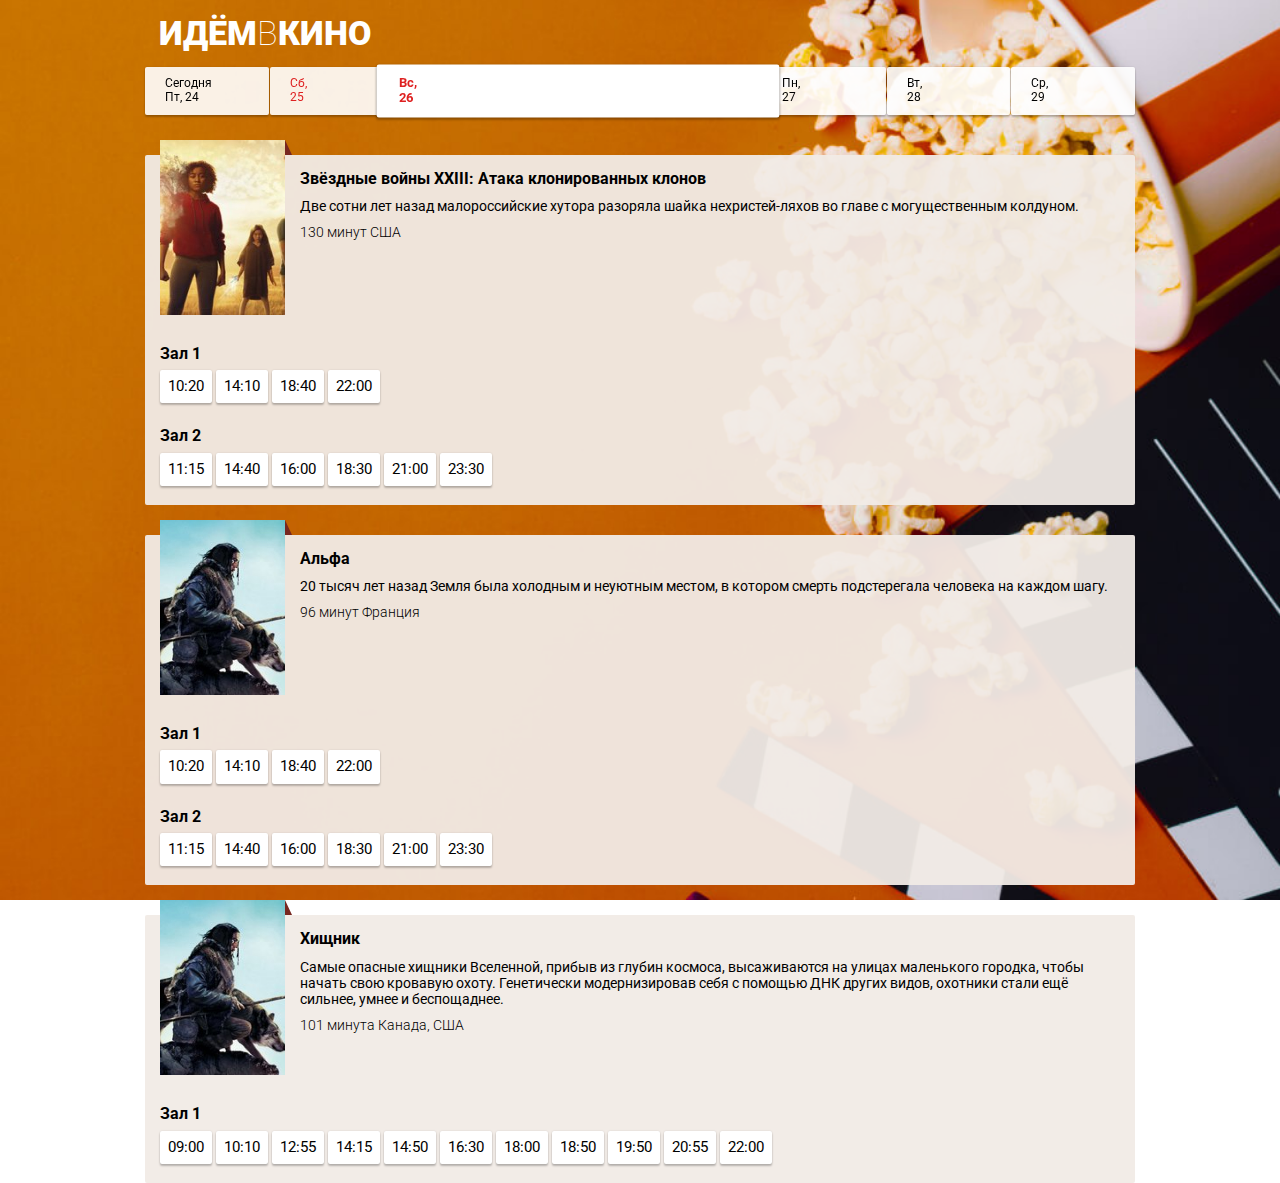
<file: client/index.html>
<!DOCTYPE html>
<html lang="ru">

<head>
  <meta charset="UTF-8">
  <meta name="viewport" content="width=device-width, initial-scale=1.0">
  <meta http-equiv="X-UA-Compatible" content="ie=edge">
  <title>ИдёмВКино</title>
  <link rel="stylesheet" href="css/normalize.css">
  <link rel="stylesheet" href="css/styles.css">
  <link href="https://fonts.googleapis.com/css?family=Roboto:100,300,400,500,700,900&amp;subset=cyrillic,cyrillic-ext,latin-ext" rel="stylesheet">
</head>

<body>
  <header class="page-header">
    <h1 class="page-header__title">Идём<span>в</span>кино</h1>
  </header>
  
  <nav class="page-nav">
    <a class="page-nav__day page-nav__day_today" href="#">
      <span class="page-nav__day-week">Пн</span><span class="page-nav__day-number">31</span>
    </a>
    <a class="page-nav__day" href="#">
      <span class="page-nav__day-week">Вт</span><span class="page-nav__day-number">1</span>
    </a>
    <a class="page-nav__day page-nav__day_chosen" href="#">
      <span class="page-nav__day-week">Ср</span><span class="page-nav__day-number">2</span>
    </a>
    <a class="page-nav__day" href="#">
      <span class="page-nav__day-week">Чт</span><span class="page-nav__day-number">3</span>
    </a>
    <a class="page-nav__day" href="#">
      <span class="page-nav__day-week">Пт</span><span class="page-nav__day-number">4</span>
    </a>
    <a class="page-nav__day page-nav__day_weekend" href="#">
      <span class="page-nav__day-week">Сб</span><span class="page-nav__day-number">5</span>
    </a>
  </nav>
  
  <main>
    <section class="movie">
      <div class="movie__info">
        <div class="movie__poster">
          <img class="movie__poster-image" alt="Звёздные войны постер" src="i/poster1.jpg">
        </div>
        <div class="movie__description">
          <h2 class="movie__title">Звёздные войны XXIII: Атака клонированных клонов</h2>
          <p class="movie__synopsis">Две сотни лет назад малороссийские хутора разоряла шайка нехристей-ляхов во главе с могущественным колдуном.</p>
          <p class="movie__data">
            <span class="movie__data-duration">130 минут</span>
            <span class="movie__data-origin">США</span>
          </p>
        </div>
      </div>  
  
      <div class="movie-seances__hall">
        <h3 class="movie-seances__hall-title">Зал 1</h3>
        <ul class="movie-seances__list">
          <li class="movie-seances__time-block"><a class="movie-seances__time" href="hall.html">10:20</a></li>
          <li class="movie-seances__time-block"><a class="movie-seances__time" href="hall.html">14:10</a></li>
          <li class="movie-seances__time-block"><a class="movie-seances__time" href="hall.html">18:40</a></li>
          <li class="movie-seances__time-block"><a class="movie-seances__time" href="hall.html">22:00</a></li>
        </ul>
      </div>
      <div class="movie-seances__hall">
        <h3 class="movie-seances__hall-title">Зал 2</h3>
        <ul class="movie-seances__list">
          <li class="movie-seances__time-block"><a class="movie-seances__time" href="hall.html">11:15</a></li>
          <li class="movie-seances__time-block"><a class="movie-seances__time" href="hall.html">14:40</a></li>
          <li class="movie-seances__time-block"><a class="movie-seances__time" href="hall.html">16:00</a></li>
          <li class="movie-seances__time-block"><a class="movie-seances__time" href="hall.html">18:30</a></li>
          <li class="movie-seances__time-block"><a class="movie-seances__time" href="hall.html">21:00</a></li>
          <li class="movie-seances__time-block"><a class="movie-seances__time" href="hall.html">23:30</a></li>     
        </ul>
      </div>      
    </section>
    
    <section class="movie">
      <div class="movie__info">      
        <div class="movie__poster">
          <img class="movie__poster-image" alt="Альфа постер" src="i/poster2.jpg">
        </div>
        <div class="movie__description">        
          <h2 class="movie__title">Альфа</h2>
          <p class="movie__synopsis">20 тысяч лет назад Земля была холодным и неуютным местом, в котором смерть подстерегала человека на каждом шагу.</p>
          <p class="movie__data">
            <span class="movie__data-duration">96 минут</span>
            <span class="movie__data-origin">Франция</span>
          </p>
        </div>    
      </div>  
      <div class="movie-seances__hall">
        <h3 class="movie-seances__hall-title">Зал 1</h3>
        <ul class="movie-seances__list">
          <li class="movie-seances__time-block"><a class="movie-seances__time" href="hall.html">10:20</a></li>
          <li class="movie-seances__time-block"><a class="movie-seances__time" href="hall.html">14:10</a></li>
          <li class="movie-seances__time-block"><a class="movie-seances__time" href="hall.html">18:40</a></li>
          <li class="movie-seances__time-block"><a class="movie-seances__time" href="hall.html">22:00</a></li>
        </ul>
      </div>
      <div class="movie-seances__hall">
        <h3 class="movie-seances__hall-title">Зал 2</h3>
        <ul class="movie-seances__list">
          <li class="movie-seances__time-block"><a class="movie-seances__time" href="hall.html">11:15</a></li>
          <li class="movie-seances__time-block"><a class="movie-seances__time" href="hall.html">14:40</a></li>
          <li class="movie-seances__time-block"><a class="movie-seances__time" href="hall.html">16:00</a></li>
          <li class="movie-seances__time-block"><a class="movie-seances__time" href="hall.html">18:30</a></li>
          <li class="movie-seances__time-block"><a class="movie-seances__time" href="hall.html">21:00</a></li>
          <li class="movie-seances__time-block"><a class="movie-seances__time" href="hall.html">23:30</a></li>     
        </ul>
      </div>      
    </section>   
    
    <section class="movie">
      <div class="movie__info">      
        <div class="movie__poster">
          <img class="movie__poster-image" alt="Хищник постер" src="i/poster2.jpg">
        </div>
        <div class="movie__description">        
          <h2 class="movie__title">Хищник</h2>
          <p class="movie__synopsis">Самые опасные хищники Вселенной, прибыв из глубин космоса, высаживаются на улицах маленького городка, чтобы начать свою кровавую охоту. Генетически модернизировав себя с помощью ДНК других видов, охотники стали ещё сильнее, умнее и беспощаднее.</p>
          <p class="movie__data">
            <span class="movie__data-duration">101 минута</span>
            <span class="movie__data-origin">Канада, США</span>
          </p>
        </div>    
      </div>  
      <div class="movie-seances__hall">
        <h3 class="movie-seances__hall-title">Зал 1</h3>
        <ul class="movie-seances__list">
          <li class="movie-seances__time-block"><a class="movie-seances__time" href="hall.html">09:00</a></li>
          <li class="movie-seances__time-block"><a class="movie-seances__time" href="hall.html">10:10</a></li>
          <li class="movie-seances__time-block"><a class="movie-seances__time" href="hall.html">12:55</a></li>
          <li class="movie-seances__time-block"><a class="movie-seances__time" href="hall.html">14:15</a></li>
          <li class="movie-seances__time-block"><a class="movie-seances__time" href="hall.html">14:50</a></li>
          <li class="movie-seances__time-block"><a class="movie-seances__time" href="hall.html">16:30</a></li>
          <li class="movie-seances__time-block"><a class="movie-seances__time" href="hall.html">18:00</a></li>
          <li class="movie-seances__time-block"><a class="movie-seances__time" href="hall.html">18:50</a></li>
          <li class="movie-seances__time-block"><a class="movie-seances__time" href="hall.html">19:50</a></li>
          <li class="movie-seances__time-block"><a class="movie-seances__time" href="hall.html">20:55</a></li>
          <li class="movie-seances__time-block"><a class="movie-seances__time" href="hall.html">22:00</a></li>
        </ul>
      </div>     
    </section>     
  </main>
  <script src="js/request.js"></script>
  <script src="js/index.js" defer></script>
  
</body>
</html>
</file>
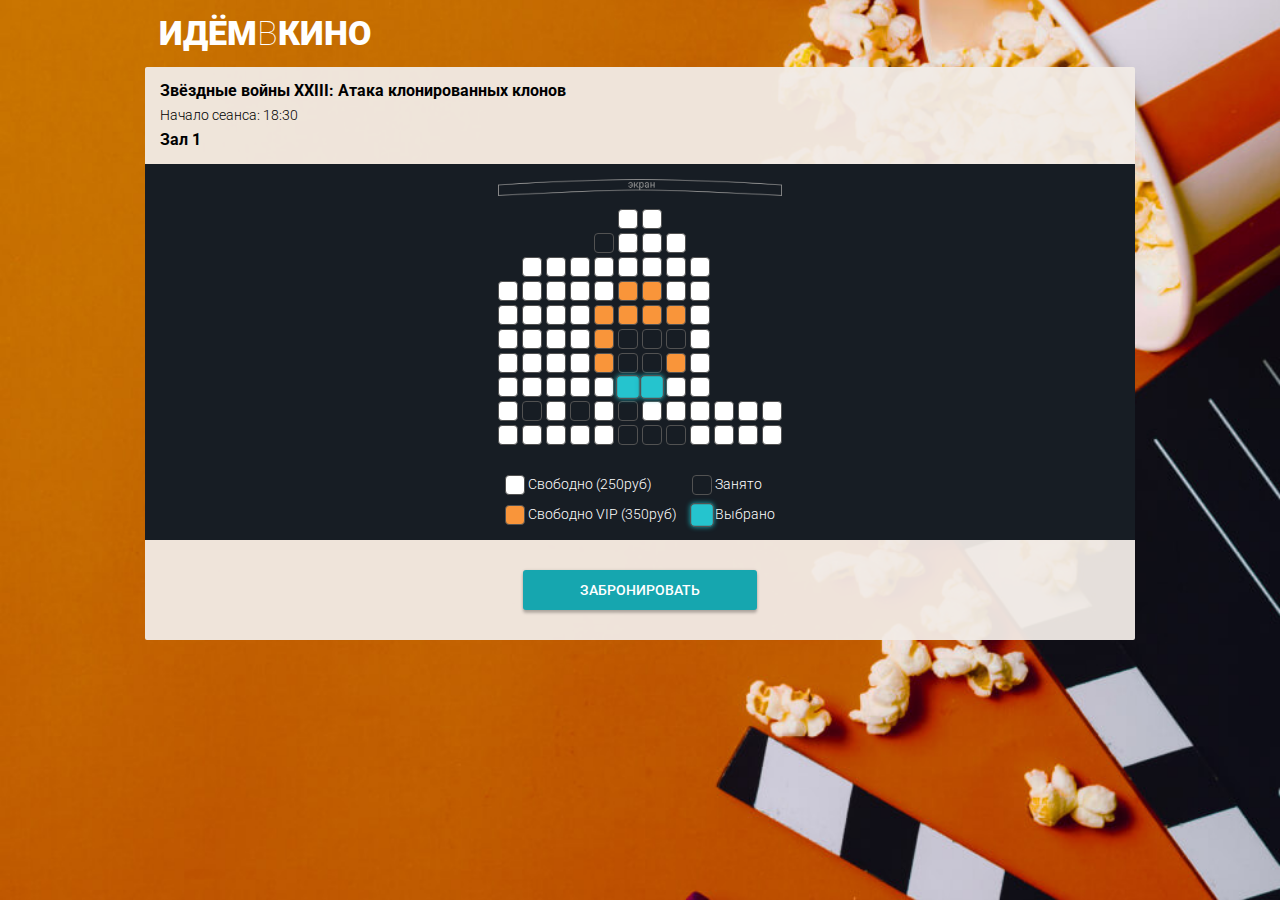
<file: hall.html>
<!DOCTYPE html>
<html lang="ru">

<head>
  <meta charset="UTF-8">
  <meta name="viewport" content="width=device-width, initial-scale=1.0">
  <meta http-equiv="X-UA-Compatible" content="ie=edge">
  <title>ИдёмВКино</title>
  <link rel="stylesheet" href="client/css/normalize.css">
  <link rel="stylesheet" href="client/css/styles.css">
  <link href="https://fonts.googleapis.com/css?family=Roboto:100,300,400,500,700,900&amp;subset=cyrillic,cyrillic-ext,latin-ext" rel="stylesheet">
</head>

<body>
  <header class="page-header">
    <h1 class="page-header__title">Идём<span>в</span>кино</h1>
  </header>
  
  <main>
    <section class="buying">
      <div class="buying__info">
        <div class="buying__info-description">
          <h2 class="buying__info-title">Звёздные войны XXIII: Атака клонированных клонов</h2>
          <p class="buying__info-start">Начало сеанса: 18:30</p>
          <p class="buying__info-hall">Зал 1</p>          
        </div>
        <div class="buying__info-hint">
          <p>Тапните дважды,<br>чтобы увеличить</p>
        </div>
      </div>
      <div class="conf-step">
        <div class="conf-step__wrapper">
          <div class="conf-step__row">
            <span class="conf-step__chair conf-step__chair_disabled"></span><span class="conf-step__chair conf-step__chair_disabled"></span>
            <span class="conf-step__chair conf-step__chair_disabled"></span><span class="conf-step__chair conf-step__chair_disabled"></span>
              <span class="conf-step__chair conf-step__chair_disabled"></span><span class="conf-step__chair conf-step__chair_standart"></span>
              <span class="conf-step__chair conf-step__chair_standart"></span><span class="conf-step__chair conf-step__chair_disabled"></span>
              <span class="conf-step__chair conf-step__chair_disabled"></span><span class="conf-step__chair conf-step__chair_disabled"></span>
            <span class="conf-step__chair conf-step__chair_disabled"></span><span class="conf-step__chair conf-step__chair_disabled"></span>
            </div>  

            <div class="conf-step__row">
              <span class="conf-step__chair conf-step__chair_disabled"></span><span class="conf-step__chair conf-step__chair_disabled"></span>
              <span class="conf-step__chair conf-step__chair_disabled"></span><span class="conf-step__chair conf-step__chair_disabled"></span>
              <span class="conf-step__chair conf-step__chair_taken"></span><span class="conf-step__chair conf-step__chair_standart"></span>
              <span class="conf-step__chair conf-step__chair_standart"></span><span class="conf-step__chair conf-step__chair_standart"></span>
              <span class="conf-step__chair conf-step__chair_disabled"></span><span class="conf-step__chair conf-step__chair_disabled"></span>
              <span class="conf-step__chair conf-step__chair_disabled"></span><span class="conf-step__chair conf-step__chair_disabled"></span>
            </div>  

            <div class="conf-step__row">
              <span class="conf-step__chair conf-step__chair_disabled"></span><span class="conf-step__chair conf-step__chair_standart"></span>
              <span class="conf-step__chair conf-step__chair_standart"></span><span class="conf-step__chair conf-step__chair_standart"></span>
              <span class="conf-step__chair conf-step__chair_standart"></span><span class="conf-step__chair conf-step__chair_standart"></span>
              <span class="conf-step__chair conf-step__chair_standart"></span><span class="conf-step__chair conf-step__chair_standart"></span>
              <span class="conf-step__chair conf-step__chair_standart"></span><span class="conf-step__chair conf-step__chair_disabled"></span>
              <span class="conf-step__chair conf-step__chair_disabled"></span><span class="conf-step__chair conf-step__chair_disabled"></span>
            </div>  

            <div class="conf-step__row">
              <span class="conf-step__chair conf-step__chair_standart"></span><span class="conf-step__chair conf-step__chair_standart"></span>
              <span class="conf-step__chair conf-step__chair_standart"></span><span class="conf-step__chair conf-step__chair_standart"></span>
              <span class="conf-step__chair conf-step__chair_standart"></span><span class="conf-step__chair conf-step__chair_vip"></span>
              <span class="conf-step__chair conf-step__chair_vip"></span><span class="conf-step__chair conf-step__chair_standart"></span>
              <span class="conf-step__chair conf-step__chair_standart"></span><span class="conf-step__chair conf-step__chair_disabled"></span>
              <span class="conf-step__chair conf-step__chair_disabled"></span><span class="conf-step__chair conf-step__chair_disabled"></span>
            </div>  

            <div class="conf-step__row">
              <span class="conf-step__chair conf-step__chair_standart"></span><span class="conf-step__chair conf-step__chair_standart"></span>
              <span class="conf-step__chair conf-step__chair_standart"></span><span class="conf-step__chair conf-step__chair_standart"></span>
              <span class="conf-step__chair conf-step__chair_vip"></span><span class="conf-step__chair conf-step__chair_vip"></span>
              <span class="conf-step__chair conf-step__chair_vip"></span><span class="conf-step__chair conf-step__chair_vip"></span>
              <span class="conf-step__chair conf-step__chair_standart"></span><span class="conf-step__chair conf-step__chair_disabled"></span>
              <span class="conf-step__chair conf-step__chair_disabled"></span><span class="conf-step__chair conf-step__chair_disabled"></span>
            </div>  

            <div class="conf-step__row">
              <span class="conf-step__chair conf-step__chair_standart"></span><span class="conf-step__chair conf-step__chair_standart"></span>
              <span class="conf-step__chair conf-step__chair_standart"></span><span class="conf-step__chair conf-step__chair_standart"></span>
              <span class="conf-step__chair conf-step__chair_vip"></span><span class="conf-step__chair conf-step__chair_taken"></span>
              <span class="conf-step__chair conf-step__chair_taken"></span><span class="conf-step__chair conf-step__chair_taken"></span>
              <span class="conf-step__chair conf-step__chair_standart"></span><span class="conf-step__chair conf-step__chair_disabled"></span>
              <span class="conf-step__chair conf-step__chair_disabled"></span><span class="conf-step__chair conf-step__chair_disabled"></span>
            </div>  

            <div class="conf-step__row">
              <span class="conf-step__chair conf-step__chair_standart"></span><span class="conf-step__chair conf-step__chair_standart"></span>
              <span class="conf-step__chair conf-step__chair_standart"></span><span class="conf-step__chair conf-step__chair_standart"></span>
              <span class="conf-step__chair conf-step__chair_vip"></span><span class="conf-step__chair conf-step__chair_taken"></span>
              <span class="conf-step__chair conf-step__chair_taken"></span><span class="conf-step__chair conf-step__chair_vip"></span>
              <span class="conf-step__chair conf-step__chair_standart"></span><span class="conf-step__chair conf-step__chair_disabled"></span>
              <span class="conf-step__chair conf-step__chair_disabled"></span><span class="conf-step__chair conf-step__chair_disabled"></span>
            </div>  

            <div class="conf-step__row">
              <span class="conf-step__chair conf-step__chair_standart"></span><span class="conf-step__chair conf-step__chair_standart"></span>
              <span class="conf-step__chair conf-step__chair_standart"></span><span class="conf-step__chair conf-step__chair_standart"></span>
              <span class="conf-step__chair conf-step__chair_standart"></span><span class="conf-step__chair conf-step__chair_selected"></span>
              <span class="conf-step__chair conf-step__chair_selected"></span><span class="conf-step__chair conf-step__chair_standart"></span>
              <span class="conf-step__chair conf-step__chair_standart"></span><span class="conf-step__chair conf-step__chair_disabled"></span>
              <span class="conf-step__chair conf-step__chair_disabled"></span><span class="conf-step__chair conf-step__chair_disabled"></span>
            </div>  

            <div class="conf-step__row">
              <span class="conf-step__chair conf-step__chair_standart"></span><span class="conf-step__chair conf-step__chair_taken"></span>
              <span class="conf-step__chair conf-step__chair_standart"></span><span class="conf-step__chair conf-step__chair_taken"></span>
              <span class="conf-step__chair conf-step__chair_standart"></span><span class="conf-step__chair conf-step__chair_taken"></span>
              <span class="conf-step__chair conf-step__chair_standart"></span><span class="conf-step__chair conf-step__chair_standart"></span>
              <span class="conf-step__chair conf-step__chair_standart"></span><span class="conf-step__chair conf-step__chair_standart"></span>
              <span class="conf-step__chair conf-step__chair_standart"></span><span class="conf-step__chair conf-step__chair_standart"></span>
            </div>  

            <div class="conf-step__row">
              <span class="conf-step__chair conf-step__chair_standart"></span><span class="conf-step__chair conf-step__chair_standart"></span>
              <span class="conf-step__chair conf-step__chair_standart"></span><span class="conf-step__chair conf-step__chair_standart"></span>
              <span class="conf-step__chair conf-step__chair_standart"></span><span class="conf-step__chair conf-step__chair_taken"></span>
              <span class="conf-step__chair conf-step__chair_taken"></span><span class="conf-step__chair conf-step__chair_taken"></span>
              <span class="conf-step__chair conf-step__chair_standart"></span><span class="conf-step__chair conf-step__chair_standart"></span>
              <span class="conf-step__chair conf-step__chair_standart"></span><span class="conf-step__chair conf-step__chair_standart"></span>
            </div>
        </div>
        <div class="conf-step__legend">
          <div class="col">
            <p class="conf-step__legend-price"><span class="conf-step__chair conf-step__chair_standart"></span> Свободно (<span class="conf-step__legend-value price-standart">250</span>руб)</p>
            <p class="conf-step__legend-price"><span class="conf-step__chair conf-step__chair_vip"></span> Свободно VIP (<span class="conf-step__legend-value price-vip">350</span>руб)</p>            
          </div>
          <div class="col">
            <p class="conf-step__legend-price"><span class="conf-step__chair conf-step__chair_taken"></span> Занято</p>
            <p class="conf-step__legend-price"><span class="conf-step__chair conf-step__chair_selected"></span> Выбрано</p>                    
          </div>
        </div>
      </div>
      <button class="acceptin-button"  >Забронировать</button>
    </section>     
  </main>
  <script src="client/js/request.js"></script>
  <script src="client/js/hall.js"></script>
</body>
</html>
</file>
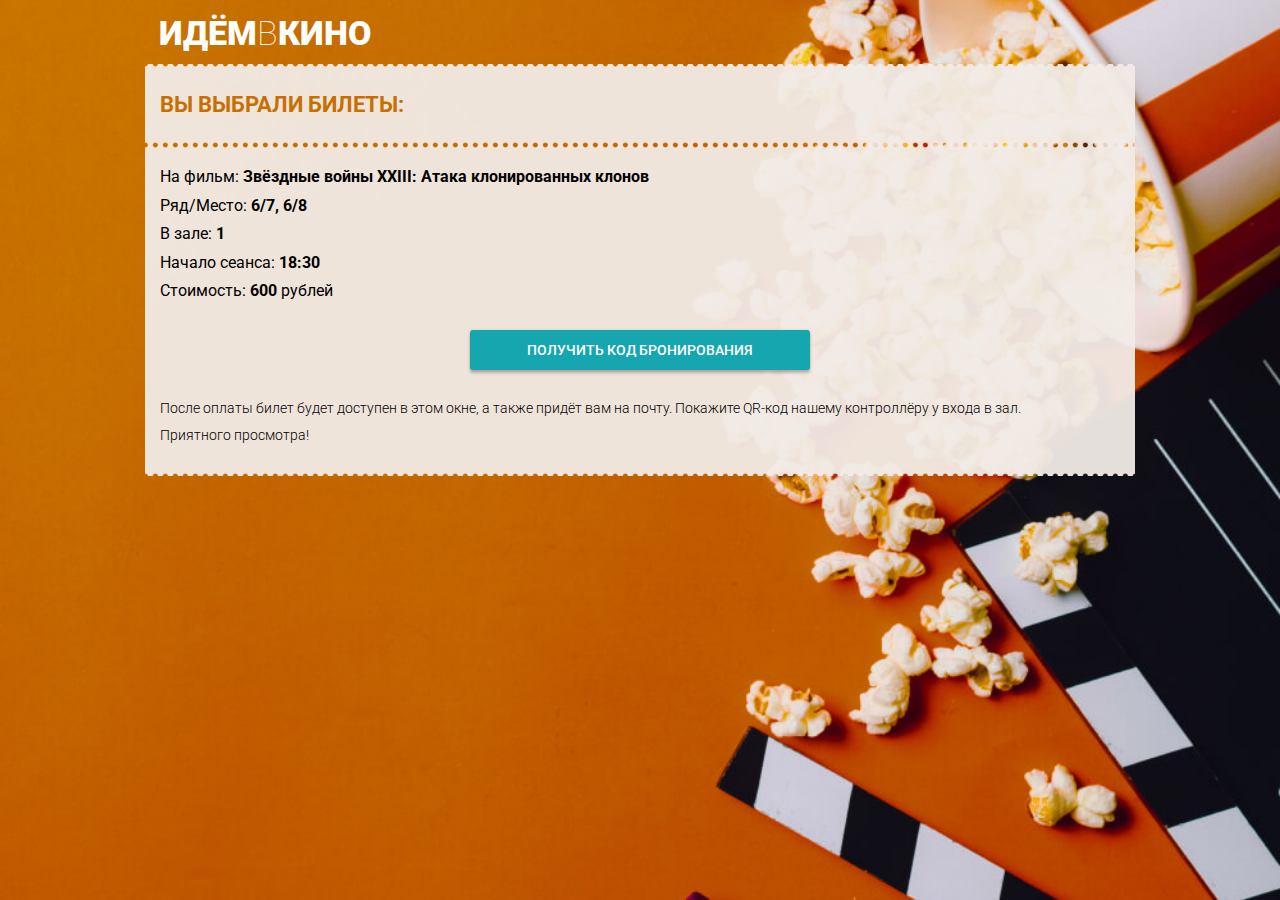
<file: payment.html>
<!DOCTYPE html>
<html lang="ru">

<head>
  <meta charset="UTF-8">
  <meta name="viewport" content="width=device-width, initial-scale=1.0">
  <meta http-equiv="X-UA-Compatible" content="ie=edge">
  <title>ИдёмВКино</title>
  <link rel="stylesheet" href="client/css/normalize.css">
  <link rel="stylesheet" href="client/css/styles.css">
  <link href="https://fonts.googleapis.com/css?family=Roboto:100,300,400,500,700,900&amp;subset=cyrillic,cyrillic-ext,latin-ext" rel="stylesheet">
</head>

<body>
  <header class="page-header">
    <h1 class="page-header__title">Идём<span>в</span>кино</h1>
  </header>
  
  <main>
    <section class="ticket">
      
      <header class="tichet__check">
        <h2 class="ticket__check-title">Вы выбрали билеты:</h2>
      </header>
      
      <div class="ticket__info-wrapper">
        <p class="ticket__info">На фильм: <span class="ticket__details ticket__title">Звёздные войны XXIII: Атака клонированных клонов</span></p>
        <p class="ticket__info">Ряд/Место: <span class="ticket__details ticket__chairs">6/7, 6/8</span></p>
        <p class="ticket__info">В зале: <span class="ticket__details ticket__hall">1</span></p>
        <p class="ticket__info">Начало сеанса: <span class="ticket__details ticket__start">18:30</span></p>
        <p class="ticket__info">Стоимость: <span class="ticket__details ticket__cost">600</span> рублей</p>

        <button class="acceptin-button" onclick="location.href='ticket.html'" >Получить код бронирования</button>

        <p class="ticket__hint">После оплаты билет будет доступен в этом окне, а также придёт вам на почту. Покажите QR-код нашему контроллёру у входа в зал.</p>
        <p class="ticket__hint">Приятного просмотра!</p>
      </div>
    </section>     
  </main>
  <script src="client/js/request.js"></script>
  <script src="client/js/payment.js"></script>
</body>
</html>
</file>
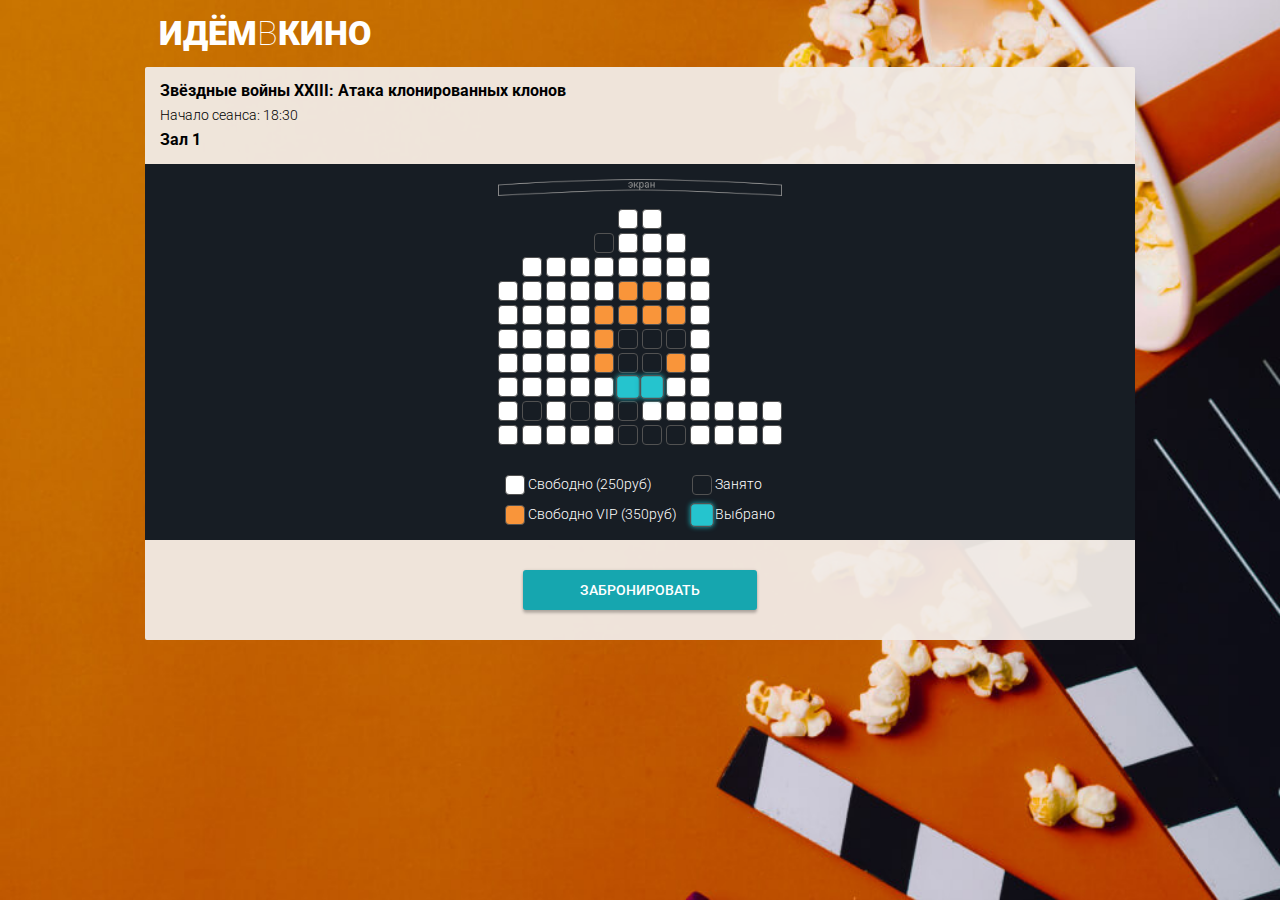
<file: client/hall.html>
<!DOCTYPE html>
<html lang="ru">

<head>
  <meta charset="UTF-8">
  <meta name="viewport" content="width=device-width, initial-scale=1.0">
  <meta http-equiv="X-UA-Compatible" content="ie=edge">
  <title>ИдёмВКино</title>
  <link rel="stylesheet" href="css/normalize.css">
  <link rel="stylesheet" href="css/styles.css">
  <link href="https://fonts.googleapis.com/css?family=Roboto:100,300,400,500,700,900&amp;subset=cyrillic,cyrillic-ext,latin-ext" rel="stylesheet">
</head>

<body>
  <header class="page-header">
    <h1 class="page-header__title">Идём<span>в</span>кино</h1>
  </header>
  
  <main>
    <section class="buying">
      <div class="buying__info">
        <div class="buying__info-description">
          <h2 class="buying__info-title">Звёздные войны XXIII: Атака клонированных клонов</h2>
          <p class="buying__info-start">Начало сеанса: 18:30</p>
          <p class="buying__info-hall">Зал 1</p>          
        </div>
        <div class="buying__info-hint">
          <p>Тапните дважды,<br>чтобы увеличить</p>
        </div>
      </div>
      <div class="conf-step">
        <div class="conf-step__wrapper">
          <div class="conf-step__row">
            <span class="conf-step__chair conf-step__chair_disabled"></span><span class="conf-step__chair conf-step__chair_disabled"></span>
            <span class="conf-step__chair conf-step__chair_disabled"></span><span class="conf-step__chair conf-step__chair_disabled"></span>
              <span class="conf-step__chair conf-step__chair_disabled"></span><span class="conf-step__chair conf-step__chair_standart"></span>
              <span class="conf-step__chair conf-step__chair_standart"></span><span class="conf-step__chair conf-step__chair_disabled"></span>
              <span class="conf-step__chair conf-step__chair_disabled"></span><span class="conf-step__chair conf-step__chair_disabled"></span>
            <span class="conf-step__chair conf-step__chair_disabled"></span><span class="conf-step__chair conf-step__chair_disabled"></span>
            </div>  

            <div class="conf-step__row">
              <span class="conf-step__chair conf-step__chair_disabled"></span><span class="conf-step__chair conf-step__chair_disabled"></span>
              <span class="conf-step__chair conf-step__chair_disabled"></span><span class="conf-step__chair conf-step__chair_disabled"></span>
              <span class="conf-step__chair conf-step__chair_taken"></span><span class="conf-step__chair conf-step__chair_standart"></span>
              <span class="conf-step__chair conf-step__chair_standart"></span><span class="conf-step__chair conf-step__chair_standart"></span>
              <span class="conf-step__chair conf-step__chair_disabled"></span><span class="conf-step__chair conf-step__chair_disabled"></span>
              <span class="conf-step__chair conf-step__chair_disabled"></span><span class="conf-step__chair conf-step__chair_disabled"></span>
            </div>  

            <div class="conf-step__row">
              <span class="conf-step__chair conf-step__chair_disabled"></span><span class="conf-step__chair conf-step__chair_standart"></span>
              <span class="conf-step__chair conf-step__chair_standart"></span><span class="conf-step__chair conf-step__chair_standart"></span>
              <span class="conf-step__chair conf-step__chair_standart"></span><span class="conf-step__chair conf-step__chair_standart"></span>
              <span class="conf-step__chair conf-step__chair_standart"></span><span class="conf-step__chair conf-step__chair_standart"></span>
              <span class="conf-step__chair conf-step__chair_standart"></span><span class="conf-step__chair conf-step__chair_disabled"></span>
              <span class="conf-step__chair conf-step__chair_disabled"></span><span class="conf-step__chair conf-step__chair_disabled"></span>
            </div>  

            <div class="conf-step__row">
              <span class="conf-step__chair conf-step__chair_standart"></span><span class="conf-step__chair conf-step__chair_standart"></span>
              <span class="conf-step__chair conf-step__chair_standart"></span><span class="conf-step__chair conf-step__chair_standart"></span>
              <span class="conf-step__chair conf-step__chair_standart"></span><span class="conf-step__chair conf-step__chair_vip"></span>
              <span class="conf-step__chair conf-step__chair_vip"></span><span class="conf-step__chair conf-step__chair_standart"></span>
              <span class="conf-step__chair conf-step__chair_standart"></span><span class="conf-step__chair conf-step__chair_disabled"></span>
              <span class="conf-step__chair conf-step__chair_disabled"></span><span class="conf-step__chair conf-step__chair_disabled"></span>
            </div>  

            <div class="conf-step__row">
              <span class="conf-step__chair conf-step__chair_standart"></span><span class="conf-step__chair conf-step__chair_standart"></span>
              <span class="conf-step__chair conf-step__chair_standart"></span><span class="conf-step__chair conf-step__chair_standart"></span>
              <span class="conf-step__chair conf-step__chair_vip"></span><span class="conf-step__chair conf-step__chair_vip"></span>
              <span class="conf-step__chair conf-step__chair_vip"></span><span class="conf-step__chair conf-step__chair_vip"></span>
              <span class="conf-step__chair conf-step__chair_standart"></span><span class="conf-step__chair conf-step__chair_disabled"></span>
              <span class="conf-step__chair conf-step__chair_disabled"></span><span class="conf-step__chair conf-step__chair_disabled"></span>
            </div>  

            <div class="conf-step__row">
              <span class="conf-step__chair conf-step__chair_standart"></span><span class="conf-step__chair conf-step__chair_standart"></span>
              <span class="conf-step__chair conf-step__chair_standart"></span><span class="conf-step__chair conf-step__chair_standart"></span>
              <span class="conf-step__chair conf-step__chair_vip"></span><span class="conf-step__chair conf-step__chair_taken"></span>
              <span class="conf-step__chair conf-step__chair_taken"></span><span class="conf-step__chair conf-step__chair_taken"></span>
              <span class="conf-step__chair conf-step__chair_standart"></span><span class="conf-step__chair conf-step__chair_disabled"></span>
              <span class="conf-step__chair conf-step__chair_disabled"></span><span class="conf-step__chair conf-step__chair_disabled"></span>
            </div>  

            <div class="conf-step__row">
              <span class="conf-step__chair conf-step__chair_standart"></span><span class="conf-step__chair conf-step__chair_standart"></span>
              <span class="conf-step__chair conf-step__chair_standart"></span><span class="conf-step__chair conf-step__chair_standart"></span>
              <span class="conf-step__chair conf-step__chair_vip"></span><span class="conf-step__chair conf-step__chair_taken"></span>
              <span class="conf-step__chair conf-step__chair_taken"></span><span class="conf-step__chair conf-step__chair_vip"></span>
              <span class="conf-step__chair conf-step__chair_standart"></span><span class="conf-step__chair conf-step__chair_disabled"></span>
              <span class="conf-step__chair conf-step__chair_disabled"></span><span class="conf-step__chair conf-step__chair_disabled"></span>
            </div>  

            <div class="conf-step__row">
              <span class="conf-step__chair conf-step__chair_standart"></span><span class="conf-step__chair conf-step__chair_standart"></span>
              <span class="conf-step__chair conf-step__chair_standart"></span><span class="conf-step__chair conf-step__chair_standart"></span>
              <span class="conf-step__chair conf-step__chair_standart"></span><span class="conf-step__chair conf-step__chair_selected"></span>
              <span class="conf-step__chair conf-step__chair_selected"></span><span class="conf-step__chair conf-step__chair_standart"></span>
              <span class="conf-step__chair conf-step__chair_standart"></span><span class="conf-step__chair conf-step__chair_disabled"></span>
              <span class="conf-step__chair conf-step__chair_disabled"></span><span class="conf-step__chair conf-step__chair_disabled"></span>
            </div>  

            <div class="conf-step__row">
              <span class="conf-step__chair conf-step__chair_standart"></span><span class="conf-step__chair conf-step__chair_taken"></span>
              <span class="conf-step__chair conf-step__chair_standart"></span><span class="conf-step__chair conf-step__chair_taken"></span>
              <span class="conf-step__chair conf-step__chair_standart"></span><span class="conf-step__chair conf-step__chair_taken"></span>
              <span class="conf-step__chair conf-step__chair_standart"></span><span class="conf-step__chair conf-step__chair_standart"></span>
              <span class="conf-step__chair conf-step__chair_standart"></span><span class="conf-step__chair conf-step__chair_standart"></span>
              <span class="conf-step__chair conf-step__chair_standart"></span><span class="conf-step__chair conf-step__chair_standart"></span>
            </div>  

            <div class="conf-step__row">
              <span class="conf-step__chair conf-step__chair_standart"></span><span class="conf-step__chair conf-step__chair_standart"></span>
              <span class="conf-step__chair conf-step__chair_standart"></span><span class="conf-step__chair conf-step__chair_standart"></span>
              <span class="conf-step__chair conf-step__chair_standart"></span><span class="conf-step__chair conf-step__chair_taken"></span>
              <span class="conf-step__chair conf-step__chair_taken"></span><span class="conf-step__chair conf-step__chair_taken"></span>
              <span class="conf-step__chair conf-step__chair_standart"></span><span class="conf-step__chair conf-step__chair_standart"></span>
              <span class="conf-step__chair conf-step__chair_standart"></span><span class="conf-step__chair conf-step__chair_standart"></span>
            </div>
        </div>
        <div class="conf-step__legend">
          <div class="col">
            <p class="conf-step__legend-price"><span class="conf-step__chair conf-step__chair_standart"></span> Свободно (<span class="conf-step__legend-value price-standart">250</span>руб)</p>
            <p class="conf-step__legend-price"><span class="conf-step__chair conf-step__chair_vip"></span> Свободно VIP (<span class="conf-step__legend-value price-vip">350</span>руб)</p>            
          </div>
          <div class="col">
            <p class="conf-step__legend-price"><span class="conf-step__chair conf-step__chair_taken"></span> Занято</p>
            <p class="conf-step__legend-price"><span class="conf-step__chair conf-step__chair_selected"></span> Выбрано</p>                    
          </div>
        </div>
      </div>
      <button class="acceptin-button"  >Забронировать</button>
    </section>     
  </main>
  <script src="js/request.js"></script>
  <script src="js/hall.js"></script>
</body>
</html>
</file>
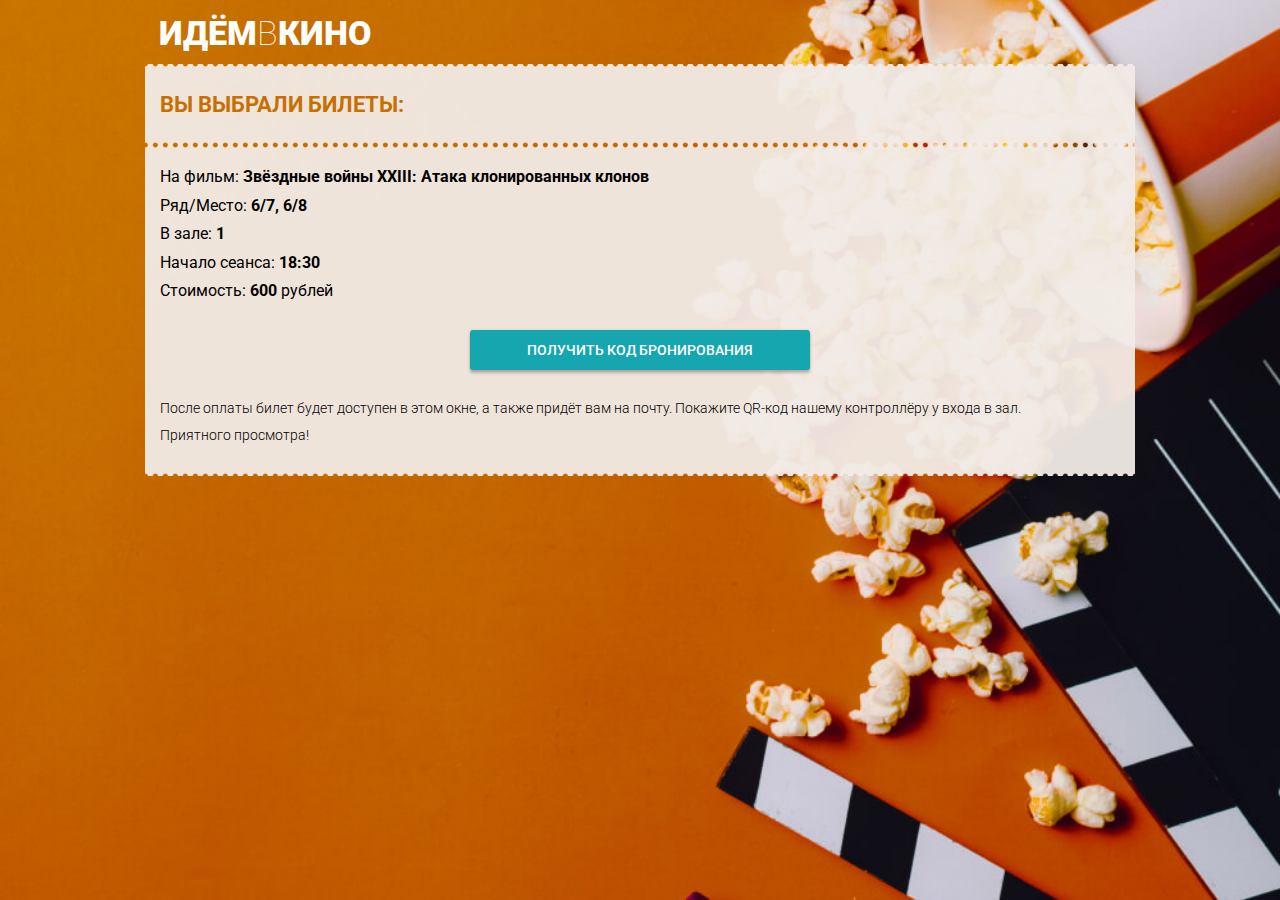
<file: client/payment.html>
<!DOCTYPE html>
<html lang="ru">

<head>
  <meta charset="UTF-8">
  <meta name="viewport" content="width=device-width, initial-scale=1.0">
  <meta http-equiv="X-UA-Compatible" content="ie=edge">
  <title>ИдёмВКино</title>
  <link rel="stylesheet" href="css/normalize.css">
  <link rel="stylesheet" href="css/styles.css">
  <link href="https://fonts.googleapis.com/css?family=Roboto:100,300,400,500,700,900&amp;subset=cyrillic,cyrillic-ext,latin-ext" rel="stylesheet">
</head>

<body>
  <header class="page-header">
    <h1 class="page-header__title">Идём<span>в</span>кино</h1>
  </header>
  
  <main>
    <section class="ticket">
      
      <header class="tichet__check">
        <h2 class="ticket__check-title">Вы выбрали билеты:</h2>
      </header>
      
      <div class="ticket__info-wrapper">
        <p class="ticket__info">На фильм: <span class="ticket__details ticket__title">Звёздные войны XXIII: Атака клонированных клонов</span></p>
        <p class="ticket__info">Ряд/Место: <span class="ticket__details ticket__chairs">6/7, 6/8</span></p>
        <p class="ticket__info">В зале: <span class="ticket__details ticket__hall">1</span></p>
        <p class="ticket__info">Начало сеанса: <span class="ticket__details ticket__start">18:30</span></p>
        <p class="ticket__info">Стоимость: <span class="ticket__details ticket__cost">600</span> рублей</p>

        <button class="acceptin-button" onclick="location.href='ticket.html'" >Получить код бронирования</button>

        <p class="ticket__hint">После оплаты билет будет доступен в этом окне, а также придёт вам на почту. Покажите QR-код нашему контроллёру у входа в зал.</p>
        <p class="ticket__hint">Приятного просмотра!</p>
      </div>
    </section>     
  </main>
  <script src="js/request.js"></script>
  <script src="js/payment.js"></script>
</body>
</html>
</file>
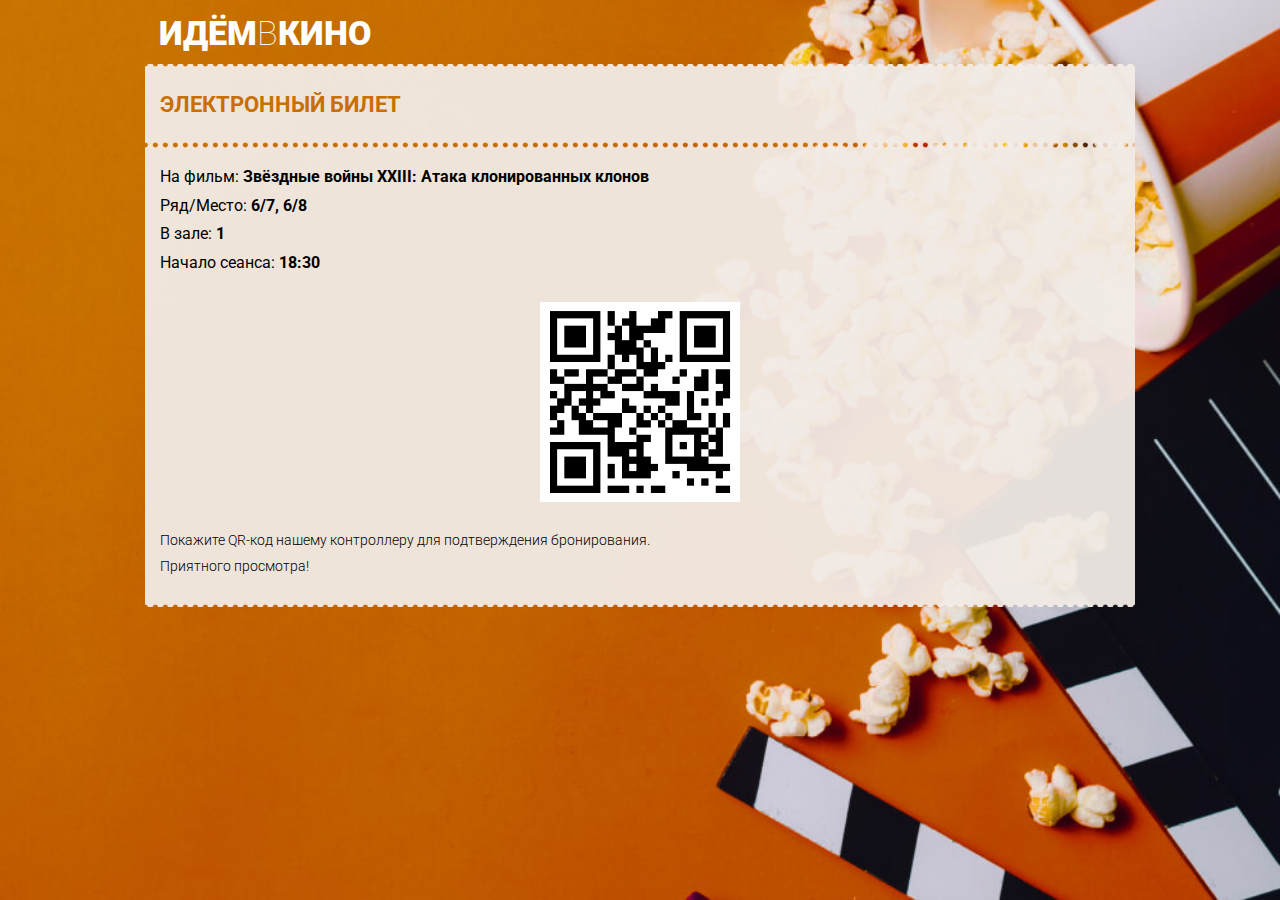
<file: client/ticket.html>
<!DOCTYPE html>
<html lang="ru">

<head>
  <meta charset="UTF-8">
  <meta name="viewport" content="width=device-width, initial-scale=1.0">
  <meta http-equiv="X-UA-Compatible" content="ie=edge">
  <title>ИдёмВКино</title>
  <link rel="stylesheet" href="css/normalize.css">
  <link rel="stylesheet" href="css/styles.css">
  <link href="https://fonts.googleapis.com/css?family=Roboto:100,300,400,500,700,900&amp;subset=cyrillic,cyrillic-ext,latin-ext" rel="stylesheet">
</head>

<body>
  <header class="page-header">
    <h1 class="page-header__title">Идём<span>в</span>кино</h1>
  </header>
  
  <main>
    <section class="ticket">
      
      <header class="tichet__check">
        <h2 class="ticket__check-title">Электронный билет</h2>
      </header>
      
      <div class="ticket__info-wrapper">
        <p class="ticket__info">На фильм: <span class="ticket__details ticket__title">Звёздные войны XXIII: Атака клонированных клонов</span></p>
        <p class="ticket__info">Ряд/Место: <span class="ticket__details ticket__chairs">6/7, 6/8</span></p>
        <p class="ticket__info">В зале: <span class="ticket__details ticket__hall">1</span></p>
        <p class="ticket__info">Начало сеанса: <span class="ticket__details ticket__start">18:30</span></p>

        <img class="ticket__info-qr" src="i/qr-code.png">

        <p class="ticket__hint">Покажите QR-код нашему контроллеру для подтверждения бронирования.</p>
        <p class="ticket__hint">Приятного просмотра!</p>
      </div>
    </section>     
  </main>
  <script src="js/request.js"></script>
  <script src="js/ticket.js"></script>
  <script src="js/QRCreator.js" defer></script>

</body>
</html>
</file>
<file: client/css/styles.css>
@charset "UTF-8";
* {
  margin: 0;
  padding: 0;
  box-sizing: border-box;
}

html {
  font-family: "Roboto", sans-serif;
  font-size: 62.5%;
}

body {
  background-image: url("../i/background.jpg");
  background-size: cover;
  background-attachment: fixed;
  background-position: right;
}

.page-header {
  padding: 1.4rem;
}

.page-header__title {
  margin: 0;
  font-weight: 900;
  font-size: 3.4rem;
  color: #FFFFFF;
  text-transform: uppercase;
}
.page-header__title span {
  font-weight: 100;
}

/* ~~~~~~~~~~~~ Главная ~~~~~~~~~~~~ */
.page-nav {
  position: sticky;
  top: 2px;
  padding-bottom: 1rem;
  display: flex;
  flex-wrap: nowrap;
  align-items: stretch;
  color: #000000;
  z-index: 10;
}
.page-nav .page-nav__day {
  flex-basis: calc(100% / 8);
  font-size: 1.2rem;
  padding: 1rem;
  background: rgba(255, 255, 255, 0.9);
  box-shadow: 0px 2px 2px rgba(0, 0, 0, 0.24), 0px 0px 2px rgba(0, 0, 0, 0.12);
  border-radius: 2px;
  text-decoration: none;
  color: #000000;
}
.page-nav .page-nav__day + .page-nav__day {
  margin-left: 1px;
}
.page-nav .page-nav__day .page-nav__day-week::after {
  content: ',';
}
.page-nav .page-nav__day .page-nav__day-number::before {
  content: ' ';
}
.page-nav .page-nav__day .page-nav__day-week, .page-nav .page-nav__day .page-nav__day-number {
  display: block;
}
.page-nav .page-nav__day_chosen {
  flex-grow: 1;
  background-color: #FFFFFF;
  font-weight: 700;
  transform: scale(1.1);
}
.page-nav .page-nav__day_weekend {
  color: #DE2121;
}
.page-nav .page-nav__day_next {
  text-align: center;
}
.page-nav .page-nav__day_next::before {
  content: '>';
  font-family: monospace;
  font-weight: 700;
  font-size: 2.4rem;
}
.page-nav .page-nav__day_today .page-nav__day-week::before {
  content: 'Сегодня';
  display: block;
}
.page-nav .page-nav__day_today .page-nav__day-week, .page-nav .page-nav__day_today .page-nav__day-number {
  display: inline;
}

.movie {
  position: relative;
  padding: 1.5rem;
  margin-top: 3rem;
  background: rgba(241, 235, 230, 0.95);
  color: #000000;
}
.movie .movie__info {
  display: flex;
}
.movie .movie__poster {
  position: relative;
  width: 12.5rem;
  height: 17.5rem;
  /*    left: 1.5rem;
      top: -1.5rem;*/
}
.movie .movie__poster .movie__poster-image {
  position: relative;
  top: -3rem;
  width: 12.5rem;
  height: 17.5rem;
}
.movie .movie__poster::after {
  content: '';
  display: block;
  position: absolute;
  right: -0.7rem;
  top: -3rem;
  border: 1.5rem solid transparent;
  border-bottom: 0 solid transparent;
  border-right: 0 solid transparent;
  border-left: 0.7rem solid #772720;
}
.movie .movie__description {
  flex-grow: 1;
  padding-left: 1.5rem;
}
.movie .movie__title {
  font-weight: 700;
  font-size: 1.6rem;
}
.movie .movie__synopsis {
  font-size: 1.4rem;
  margin-top: 1rem;
}
.movie .movie__data {
  font-size: 1.4rem;
  font-weight: 300;
  margin-top: 1rem;
}
.movie .movie-seances__hall + .movie-seances__hall {
  margin-top: 2rem;
}
.movie .movie-seances__hall .movie-seances__hall-title {
  font-weight: 700;
  font-size: 1.6rem;
}
.movie .movie-seances__hall .movie-seances__list {
  margin-top: 0.7rem;
  font-size: 0;
}
.movie .movie-seances__hall .movie-seances__time-block {
  display: inline-block;
  margin-bottom: 4px;
}
.movie .movie-seances__hall .movie-seances__time-block:nth-last-of-type(n + 1) {
  margin-right: 4px;
}
.movie .movie-seances__hall .movie-seances__time {
  display: block;
  padding: 8px;
  box-shadow: 0px 2px 2px rgba(0, 0, 0, 0.24), 0px 0px 2px rgba(0, 0, 0, 0.12);
  border-radius: 2px;
  background-color: #FFFFFF;
  color: #000000;
  text-decoration: none;
  font-size: 1.5rem;
}

/* ~~~~~~~~~~~~ Кинозал ~~~~~~~~~~~~ */
.acceptin-button {
  display: block;
  margin: 3rem auto 0;
  box-shadow: 0px 3px 3px rgba(0, 0, 0, 0.24), 0px 0px 3px rgba(0, 0, 0, 0.12);
  border-radius: 3px;
  border: none;
  padding: 12px 57px;
  text-transform: uppercase;
  font-weight: 500;
  font-size: 1.4rem;
  background-color: #16A6AF;
  color: #FFFFFF;
}

.buying {
  background-color: rgba(241, 235, 230, 0.95);
  padding-bottom: 3rem;
}

.buying__info {
  display: flex;
  align-items: center;
  justify-content: space-between;
  padding: 1.5rem;
}
.buying__info .buying__info-description {
  padding-right: 1.5rem;
}
.buying__info .buying__info-title, .buying__info .buying__info-hall {
  font-size: 1.6rem;
  font-weight: 700;
}
.buying__info .buying__info-start {
  font-size: 1.4rem;
  font-weight: 300;
  margin: 0.7rem 0;
}
.buying__info .buying__info-hint {
  position: relative;
  font-weight: 300;
  font-size: 1.4rem;
  text-align: center;
}
.buying__info .buying__info-hint p {
  position: relative;
  width: 10rem;
}
.buying__info .buying__info-hint p::before {
  content: '';
  position: absolute;
  left: -1rem;
  top: calc(50% - 1.6rem);
  display: block;
  width: 2.4rem;
  height: 3.2rem;
  background-image: url(../i/hint.png);
  background-size: 2.4rem 3.2rem;
}

.conf-step {
  text-align: center;
  background-color: #171D24;
  padding: 1.5rem 3rem 1.5rem;
}

.conf-step__wrapper {
  font-size: 0;
  display: inline-block;
  background-image: url(../i/screen.png);
  background-position: top;
  background-repeat: no-repeat;
  background-size: 100%;
  padding-top: 3rem;
}
.conf-step__wrapper::before {
  content: '';
}

.conf-step__row + .conf-step__row {
  margin-top: 4px;
}

.conf-step__chair {
  display: inline-block;
  vertical-align: middle;
  width: 2rem;
  height: 2rem;
  border: 1px solid #525252;
  box-sizing: border-box;
  border-radius: 4px;
}

@media (max-width: 400px) {
  .conf-step__chair {
    font-size: 9px;
    width: 2em;
    height: 2em;
  }
}

.conf-step__chair:not(:first-of-type) {
  margin-left: 4px;
}

.conf-step__chair_disabled {
  opacity: 0;
}

.conf-step__chair_standart {
  background-color: #FFFFFF;
}

.conf-step__chair_vip {
  background-color: #F9953A;
}

.conf-step__chair_taken {
  background-color: transparent;
}

.conf-step__chair_selected {
  background-color: #25C4CE;
  box-shadow: 0px 0px 4px #16A6AF;
  transform: scale(1.2);
}

.conf-step__legend {
  padding-top: 3rem;
  font-size: 1.4rem;
  font-weight: 300;
  color: #FFFFFF;
  display: flex;
  flex-wrap: nowrap;
  text-align: left;
}
.conf-step__legend .col {
  max-width: 25rem;
}
.conf-step__legend .col:first-of-type {
  padding-right: 1.5rem;
  margin-left: auto;
}
.conf-step__legend .col:last-of-type {
  margin-right: auto;
}
.conf-step__legend .conf-step__legend-price + .conf-step__legend-price {
  margin-top: 1rem;
}

/* ~~~~~~~~~~~~ Билет ~~~~~~~~~~~~ */
.tichet__check, .ticket__info-wrapper {
  padding-left: 1.5rem;
  padding-right: 1.5rem;
  background-color: rgba(241, 235, 230, 0.95);
}

.tichet__check {
  position: relative;
  padding-top: 2.5rem;
  padding-bottom: 2.5rem;
}
.tichet__check::before {
  content: '';
  display: block;
  position: absolute;
  top: -3px;
  left: 0;
  right: 0;
  height: 3px;
  background-image: url(../i/border-top.png);
  background-size: 10px 3px;
}
.tichet__check::after {
  content: '';
  display: block;
  position: absolute;
  bottom: -3px;
  left: 0;
  right: 0;
  height: 3px;
  background-image: url(../i/border-bottom.png);
  background-size: 10px 3px;
}

.ticket__info-wrapper {
  position: relative;
  margin-top: 6px;
  padding-top: 2rem;
  padding-bottom: 3rem;
}
.ticket__info-wrapper::before {
  content: '';
  display: block;
  position: absolute;
  top: -3px;
  left: 0;
  right: 0;
  height: 3px;
  background-image: url(../i/border-top.png);
  background-size: 10px 3px;
}
.ticket__info-wrapper::after {
  content: '';
  display: block;
  position: absolute;
  bottom: -3px;
  left: 0;
  right: 0;
  height: 3px;
  background-image: url(../i/border-bottom.png);
  background-size: 10px 3px;
}

.ticket__check-title {
  font-weight: 700;
  font-size: 2.2rem;
  text-transform: uppercase;
  color: #C76F00;
}

.ticket__info {
  font-size: 1.6rem;
  color: #000000;
}
.ticket__info + .ticket__info {
  margin-top: 1rem;
}

.ticket__details {
  font-weight: 700;
}

.ticket__hint {
  font-weight: 300;
  font-size: 1.4rem;
  margin-top: 3rem;
}
.ticket__hint + .ticket__hint {
  margin-top: 1rem;
}

.ticket__info-qr {
  display: block;
  margin: 3rem auto 0;
  width: 20rem;
  height: 20rem;
}

@media screen and (min-width: 479px) {
  .page-nav .page-nav__day {
    padding: 1rem 2rem;
  }

  .buying-scale {
    transform: scale(1.5);
  }

}
@media screen and (min-width: 990px) {
  .page-header, nav, main {
    width: 990px;
    margin: auto;
  }

  .movie, .buying {
    border-radius: 2px;
  }

  .buying__info-hint {
    display: none;
  }
}

@media screen and (max-width: 478px) {
  .movie__info {
    flex-direction: column;
    margin-bottom: 2rem;
  }

  .conf-step {
    padding-left: 1.5rem;
    padding-right: 1.5rem;
  }

  .buying-scale {
    transform: scale(1.5);
  }
  
}


/*================================================================*/

.movie .movie-seances__hall .acceptin-button-disabled {
 background-color: #888888;
 pointer-events: none
}

.acceptin-button:disabled {
  background-color: #888888;
  pointer-events: none
 }
</file>
